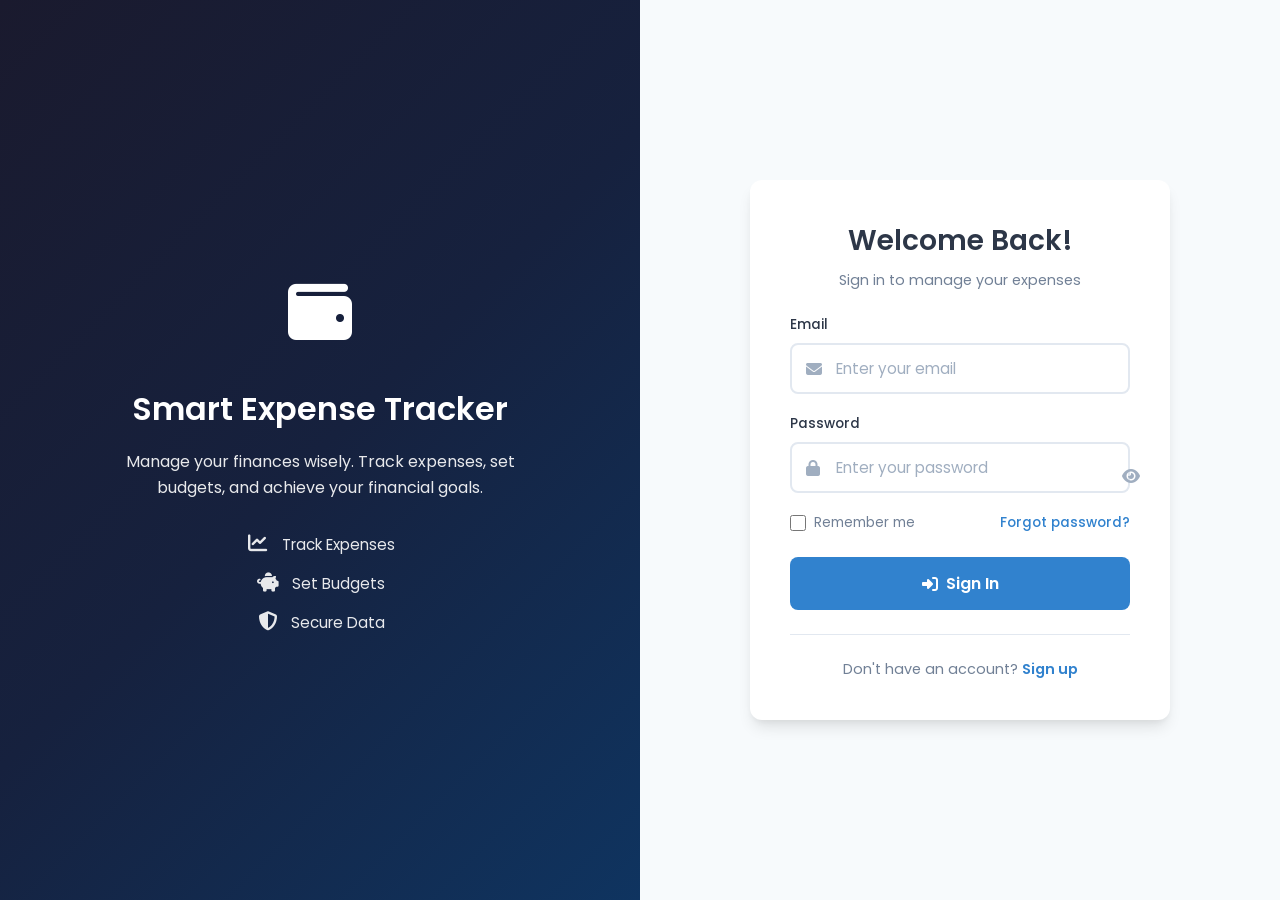
<file: login.html>
<!DOCTYPE html>
<html lang="en">
<head>
    <meta charset="UTF-8">
    <meta name="viewport" content="width=device-width, initial-scale=1.0">
    <title>Login - Smart Expense Tracker</title>
    
    <!-- Google Fonts - Poppins -->
    <link rel="preconnect" href="https://fonts.googleapis.com">
    <link rel="preconnect" href="https://fonts.gstatic.com" crossorigin>
    <link href="https://fonts.googleapis.com/css2?family=Poppins:wght@300;400;500;600;700&display=swap" rel="stylesheet">
    
    <!-- Font Awesome -->
    <link rel="stylesheet" href="https://cdnjs.cloudflare.com/ajax/libs/font-awesome/6.4.0/css/all.min.css">
    
    <link rel="stylesheet" href="login.css">
</head>
<body>
    <div class="login-container">
        <!-- Left Side - Image/Info -->
        <div class="login-left">
            <div class="login-info">
                <div class="logo-large">
                    <i class="fas fa-wallet"></i>
                </div>
                <h1>Smart Expense Tracker</h1>
                <p>Manage your finances wisely. Track expenses, set budgets, and achieve your financial goals.</p>
                <div class="features">
                    <div class="feature">
                        <i class="fas fa-chart-line"></i>
                        <span>Track Expenses</span>
                    </div>
                    <div class="feature">
                        <i class="fas fa-piggy-bank"></i>
                        <span>Set Budgets</span>
                    </div>
                    <div class="feature">
                        <i class="fas fa-shield-alt"></i>
                        <span>Secure Data</span>
                    </div>
                </div>
            </div>
        </div>

        <!-- Right Side - Login/Register Forms -->
        <div class="login-right">
            <!-- Toast Notification Container -->
            <div id="toastContainer" class="toast-container"></div>

            <!-- Login Form -->
            <div id="loginForm" class="form-container active">
                <h2>Welcome Back!</h2>
                <p class="form-subtitle">Sign in to manage your expenses</p>
                
                <form id="loginFormElement">
                    <div class="input-group">
                        <label for="loginEmail">Email</label>
                        <div class="input-wrapper">
                            <i class="fas fa-envelope"></i>
                            <input type="email" id="loginEmail" placeholder="Enter your email" required>
                        </div>
                    </div>
                    
                    <div class="input-group">
                        <label for="loginPassword">Password</label>
                        <div class="input-wrapper">
                            <i class="fas fa-lock"></i>
                            <input type="password" id="loginPassword" placeholder="Enter your password" required>
                            <button type="button" class="toggle-password" onclick="togglePassword('loginPassword')">
                                <i class="fas fa-eye"></i>
                            </button>
                        </div>
                    </div>
                    
                    <div class="form-options">
                        <label class="remember-me">
                            <input type="checkbox" id="rememberMe">
                            <span>Remember me</span>
                        </label>
                        <a href="#" class="forgot-password" onclick="showForgotPassword()">Forgot password?</a>
                    </div>
                    
                    <button type="submit" class="btn btn-primary">
                        <i class="fas fa-sign-in-alt"></i>
                        Sign In
                    </button>
                </form>
                
                <div class="form-footer">
                    <p>Don't have an account? <a href="#" onclick="showRegister()">Sign up</a></p>
                </div>
            </div>

            <!-- Register Form -->
            <div id="registerForm" class="form-container">
                <h2>Create Account</h2>
                <p class="form-subtitle">Start your financial journey today</p>
                
                <form id="registerFormElement">
                    <div class="input-group">
                        <label for="registerName">Full Name</label>
                        <div class="input-wrapper">
                            <i class="fas fa-user"></i>
                            <input type="text" id="registerName" placeholder="Enter your full name" required>
                        </div>
                    </div>
                    
                    <div class="input-group">
                        <label for="registerEmail">Email</label>
                        <div class="input-wrapper">
                            <i class="fas fa-envelope"></i>
                            <input type="email" id="registerEmail" placeholder="Enter your email" required>
                        </div>
                    </div>
                    
                    <div class="input-group">
                        <label for="registerPassword">Password</label>
                        <div class="input-wrapper">
                            <i class="fas fa-lock"></i>
                            <input type="password" id="registerPassword" placeholder="Create a password (min 6 chars)" required minlength="6">
                            <button type="button" class="toggle-password" onclick="togglePassword('registerPassword')">
                                <i class="fas fa-eye"></i>
                            </button>
                        </div>
                    </div>
                    
                    <div class="input-group">
                        <label for="confirmPassword">Confirm Password</label>
                        <div class="input-wrapper">
                            <i class="fas fa-lock"></i>
                            <input type="password" id="confirmPassword" placeholder="Confirm your password" required>
                            <button type="button" class="toggle-password" onclick="togglePassword('confirmPassword')">
                                <i class="fas fa-eye"></i>
                            </button>
                        </div>
                    </div>
                    
                    <button type="submit" class="btn btn-primary">
                        <i class="fas fa-user-plus"></i>
                        Create Account
                    </button>
                </form>
                
                <div class="form-footer">
                    <p>Already have an account? <a href="#" onclick="showLogin()">Sign in</a></p>
                </div>
            </div>

            <!-- Forgot Password Form -->
            <div id="forgotPasswordForm" class="form-container">
                <h2>Reset Password</h2>
                <p class="form-subtitle">Enter your email to reset password</p>
                
                <form id="forgotPasswordFormElement">
                    <div class="input-group">
                        <label for="forgotEmail">Email</label>
                        <div class="input-wrapper">
                            <i class="fas fa-envelope"></i>
                            <input type="email" id="forgotEmail" placeholder="Enter your email" required>
                        </div>
                    </div>
                    
                    <button type="submit" class="btn btn-primary">
                        <i class="fas fa-paper-plane"></i>
                        Send Reset Link
                    </button>
                </form>
                
                <div class="form-footer">
                    <p>Remember your password? <a href="#" onclick="showLogin()">Sign in</a></p>
                </div>
            </div>
        </div>
    </div>

    <script src="login.js"></script>
</body>
</html>
</file>
<file: login.css>
/* ============================================
   Login Page Stylesheet
   ============================================ */

/* CSS Variables */
:root {
    --primary-gradient: linear-gradient(135deg, #1a1a2e 0%, #16213e 50%, #0f3460 100%);
    --sidebar-bg: #1a1a2e;
    --card-bg: #ffffff;
    --text-primary: #2d3748;
    --text-secondary: #718096;
    --text-light: #a0aec0;
    --accent-color: #3182ce;
    --accent-hover: #2c5282;
    --success-color: #28a745;
    --error-color: #dc3545;
    --border-color: #e2e8f0;
    --shadow: 0 4px 6px -1px rgba(0, 0, 0, 0.1), 0 2px 4px -1px rgba(0, 0, 0, 0.06);
    --shadow-lg: 0 10px 15px -3px rgba(0, 0, 0, 0.1), 0 4px 6px -2px rgba(0, 0, 0, 0.05);
    --radius: 12px;
    --radius-sm: 8px;
    --transition: all 0.3s ease;
    --font-family: 'Poppins', sans-serif;
}

/* Reset & Base */
* {
    margin: 0;
    padding: 0;
    box-sizing: border-box;
}

html {
    font-size: 16px;
}

body {
    font-family: var(--font-family);
    min-height: 100vh;
    overflow-x: hidden;
}

/* ============================================
   Login Container
   ============================================ */
.login-container {
    display: flex;
    min-height: 100vh;
    width: 100%;
}

/* ============================================
   Left Side - Info Section
   ============================================ */
.login-left {
    flex: 1;
    background: var(--primary-gradient);
    display: flex;
    align-items: center;
    justify-content: center;
    padding: 2rem;
    color: white;
}

.login-info {
    max-width: 400px;
    text-align: center;
}

.logo-large {
    font-size: 4rem;
    margin-bottom: 1.5rem;
    animation: float 3s ease-in-out infinite;
}

@keyframes float {
    0%, 100% { transform: translateY(0); }
    50% { transform: translateY(-10px); }
}

.login-info h1 {
    font-size: 2rem;
    font-weight: 600;
    margin-bottom: 1rem;
}

.login-info p {
    font-size: 1rem;
    opacity: 0.9;
    margin-bottom: 2rem;
    line-height: 1.6;
}

.features {
    display: flex;
    flex-direction: column;
    gap: 1rem;
    align-items: center;
}

.feature {
    display: flex;
    align-items: center;
    gap: 0.75rem;
    font-size: 0.95rem;
    opacity: 0.9;
}

.feature i {
    font-size: 1.2rem;
    width: 24px;
}

/* ============================================
   Right Side - Form Section
   ============================================ */
.login-right {
    flex: 1;
    background: #f7fafc;
    display: flex;
    align-items: center;
    justify-content: center;
    padding: 2rem;
    position: relative;
}

.form-container {
    background: var(--card-bg);
    padding: 2.5rem;
    border-radius: var(--radius);
    box-shadow: var(--shadow-lg);
    width: 100%;
    max-width: 420px;
    display: none;
    animation: fadeIn 0.3s ease;
}

.form-container.active {
    display: block;
}

@keyframes fadeIn {
    from {
        opacity: 0;
        transform: translateY(10px);
    }
    to {
        opacity: 1;
        transform: translateY(0);
    }
}

.form-container h2 {
    font-size: 1.75rem;
    font-weight: 600;
    color: var(--text-primary);
    margin-bottom: 0.5rem;
    text-align: center;
}

.form-subtitle {
    text-align: center;
    color: var(--text-secondary);
    font-size: 0.9rem;
    margin-bottom: 1.5rem;
}

/* ============================================
   Form Elements
   ============================================ */
.input-group {
    margin-bottom: 1.25rem;
}

.input-group label {
    display: block;
    font-size: 0.85rem;
    font-weight: 500;
    color: var(--text-primary);
    margin-bottom: 0.5rem;
}

.input-wrapper {
    position: relative;
    display: flex;
    align-items: center;
}

.input-wrapper i {
    position: absolute;
    left: 1rem;
    color: var(--text-light);
    font-size: 1rem;
}

.input-wrapper input {
    width: 100%;
    padding: 0.75rem 1rem 0.75rem 2.75rem;
    border: 2px solid var(--border-color);
    border-radius: var(--radius-sm);
    font-size: 0.95rem;
    font-family: var(--font-family);
    transition: var(--transition);
    background: white;
}

.input-wrapper input:focus {
    outline: none;
    border-color: var(--accent-color);
    box-shadow: 0 0 0 3px rgba(49, 130, 206, 0.1);
}

.input-wrapper input::placeholder {
    color: var(--text-light);
}

.toggle-password {
    position: absolute;
    right: 1rem;
    background: none;
    border: none;
    color: var(--text-light);
    cursor: pointer;
    font-size: 1rem;
    padding: 0.25rem;
    transition: var(--transition);
}

.toggle-password:hover {
    color: var(--text-secondary);
}

/* ============================================
   Form Options
   ============================================ */
.form-options {
    display: flex;
    justify-content: space-between;
    align-items: center;
    margin-bottom: 1.5rem;
    font-size: 0.85rem;
}

.remember-me {
    display: flex;
    align-items: center;
    gap: 0.5rem;
    cursor: pointer;
    color: var(--text-secondary);
}

.remember-me input {
    width: 16px;
    height: 16px;
    accent-color: var(--accent-color);
}

.forgot-password {
    color: var(--accent-color);
    text-decoration: none;
    font-weight: 500;
    transition: var(--transition);
}

.forgot-password:hover {
    color: var(--accent-hover);
    text-decoration: underline;
}

/* ============================================
   Buttons
   ============================================ */
.btn {
    width: 100%;
    padding: 0.875rem;
    border: none;
    border-radius: var(--radius-sm);
    font-size: 1rem;
    font-weight: 600;
    font-family: var(--font-family);
    cursor: pointer;
    transition: var(--transition);
    display: flex;
    align-items: center;
    justify-content: center;
    gap: 0.5rem;
}

.btn-primary {
    background: var(--accent-color);
    color: white;
}

.btn-primary:hover {
    background: var(--accent-hover);
    transform: translateY(-2px);
    box-shadow: var(--shadow-lg);
}

.btn-primary:active {
    transform: translateY(0);
}

/* ============================================
   Form Footer
   ============================================ */
.form-footer {
    text-align: center;
    margin-top: 1.5rem;
    padding-top: 1.5rem;
    border-top: 1px solid var(--border-color);
    font-size: 0.9rem;
    color: var(--text-secondary);
}

.form-footer a {
    color: var(--accent-color);
    text-decoration: none;
    font-weight: 600;
    transition: var(--transition);
}

.form-footer a:hover {
    color: var(--accent-hover);
    text-decoration: underline;
}

/* ============================================
   Toast Notifications
   ============================================ */
.toast-container {
    position: fixed;
    top: 1rem;
    right: 1rem;
    z-index: 1000;
    display: flex;
    flex-direction: column;
    gap: 0.5rem;
}

.toast {
    background: white;
    padding: 1rem 1.25rem;
    border-radius: var(--radius-sm);
    box-shadow: var(--shadow-lg);
    display: flex;
    align-items: center;
    gap: 0.75rem;
    min-width: 300px;
    max-width: 400px;
    animation: slideIn 0.3s ease;
    border-left: 4px solid;
}

.toast.success {
    border-left-color: var(--success-color);
}

.toast.error {
    border-left-color: var(--error-color);
}

.toast.info {
    border-left-color: var(--accent-color);
}

.toast i {
    font-size: 1.25rem;
}

.toast.success i {
    color: var(--success-color);
}

.toast.error i {
    color: var(--error-color);
}

.toast.info i {
    color: var(--accent-color);
}

.toast-message {
    flex: 1;
    font-size: 0.9rem;
    color: var(--text-primary);
}

.toast-close {
    background: none;
    border: none;
    color: var(--text-light);
    cursor: pointer;
    font-size: 1rem;
    padding: 0.25rem;
    transition: var(--transition);
}

.toast-close:hover {
    color: var(--text-primary);
}

@keyframes slideIn {
    from {
        transform: translateX(100%);
        opacity: 0;
    }
    to {
        transform: translateX(0);
        opacity: 1;
    }
}

@keyframes slideOut {
    from {
        transform: translateX(0);
        opacity: 1;
    }
    to {
        transform: translateX(100%);
        opacity: 0;
    }
}

.toast.hiding {
    animation: slideOut 0.3s ease forwards;
}

/* ============================================
   Responsive Design
   ============================================ */
@media (max-width: 768px) {
    .login-container {
        flex-direction: column;
    }
    
    .login-left {
        min-height: 200px;
        padding: 1.5rem;
    }
    
    .login-info h1 {
        font-size: 1.5rem;
    }
    
    .logo-large {
        font-size: 3rem;
        margin-bottom: 1rem;
    }
    
    .features {
        display: none;
    }
    
    .login-right {
        padding: 1rem;
    }
    
    .form-container {
        padding: 1.5rem;
        max-width: 100%;
    }
}

@media (max-width: 480px) {
    .form-container h2 {
        font-size: 1.5rem;
    }
    
    .input-wrapper input {
        font-size: 16px; /* Prevents zoom on iOS */
    }
}
</file>
